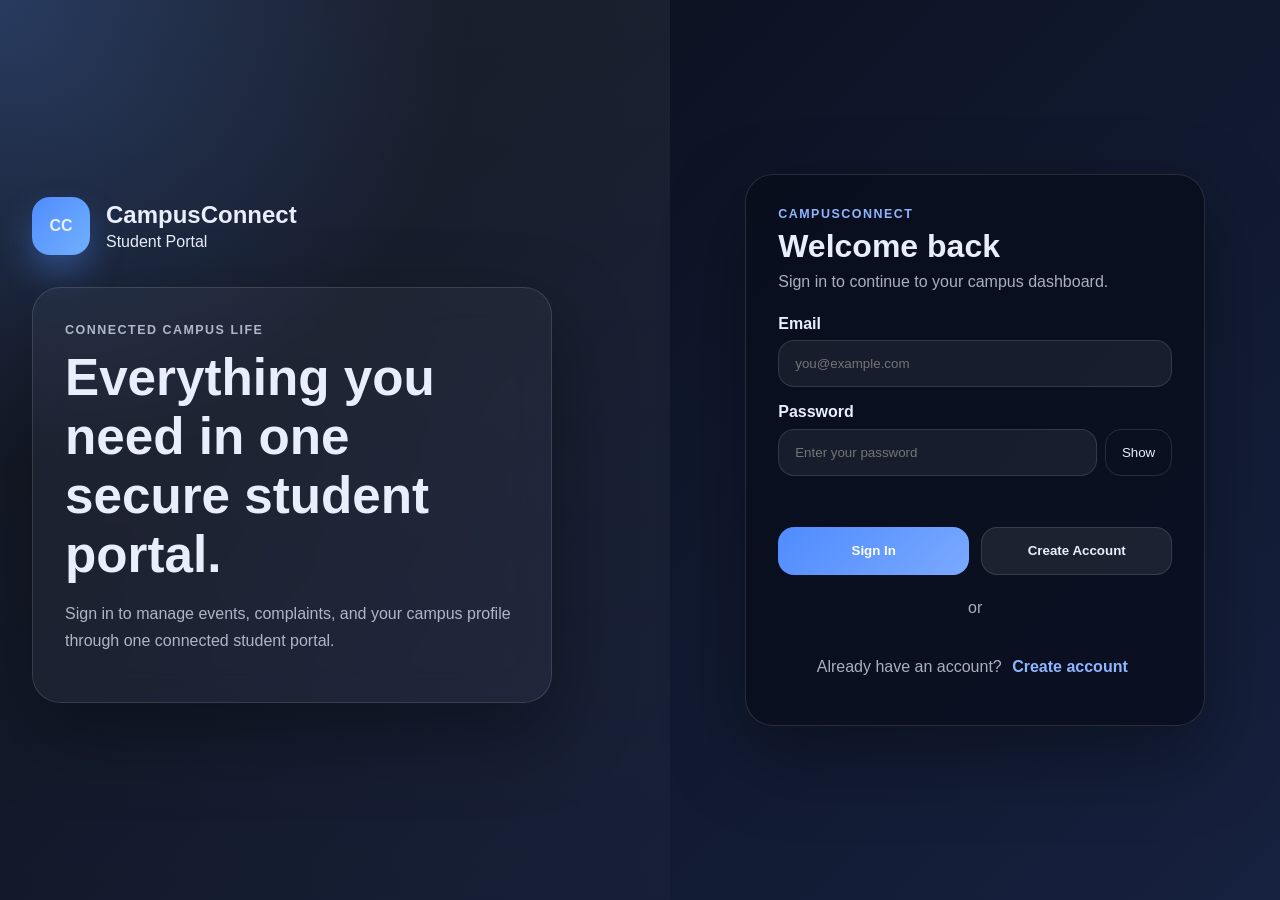
<file: index.html>
<!DOCTYPE html>
<html lang="en">
<head>
  <meta charset="UTF-8" />
  <meta name="viewport" content="width=device-width, initial-scale=1.0" />
  <title>CampusConnect | Sign In</title>
  <link rel="stylesheet" href="login.css" />
</head>
<body class="auth-page">
  <main class="auth-shell">
    <section class="auth-panel auth-panel--visual">
      <div class="brand-lockup brand-lockup--auth">
        <div class="brand__mark" aria-hidden="true">CC</div>
        <div>
          <h1 class="brand__name">CampusConnect</h1>
          <p class="brand__tagline">Student Portal</p>
        </div>
      </div>
      <div class="auth-copy">
        <p class="eyebrow">Connected campus life</p>
        <h2>Everything you need in one secure student portal.</h2>
        <p>Sign in to manage events, complaints, and your campus profile through one connected student portal.</p>
      </div>
    </section>

    <section class="auth-panel auth-panel--form">
      <div class="auth-card">
        <p class="eyebrow">CampusConnect</p>
        <h2>Welcome back</h2>
        <p class="auth-card__sub">Sign in to continue to your campus dashboard.</p>

        <form id="authForm" class="auth-form">
          <div class="auth-field">
            <label for="fullName">Full Name</label>
            <input id="fullName" type="text" placeholder="Your full name" autocomplete="name" />
          </div>
          <div class="auth-field">
            <label for="email">Email</label>
            <input id="email" type="email" placeholder="you@example.com" autocomplete="email" />
          </div>
          <div class="auth-field">
            <label for="password">Password</label>
            <div class="password-wrap">
              <input id="password" type="password" placeholder="Enter your password" autocomplete="current-password" />
              <button class="toggle-password" id="togglePassword" type="button">Show</button>
            </div>
          </div>
          <div class="auth-field">
            <label for="confirmPassword">Confirm Password</label>
            <input id="confirmPassword" type="password" placeholder="Confirm your password" autocomplete="new-password" />
          </div>
          <p class="auth-message" id="authMessage" aria-live="polite"></p>

          <div class="auth-actions">
            <button class="btn btn--primary" id="signInBtn" type="submit">Sign In</button>
            <button class="btn btn--secondary" id="createAccountBtn" type="button">Create Account</button>
          </div>

          <div class="auth-divider">or</div>
          <p class="auth-switch">
            Already have an account?
            <button class="link-button" id="switchModeBtn" type="button">Sign in</button>
          </p>
        </form>
      </div>
    </section>
  </main>

  <script src="script.js"></script>
</body>
</html>
</file>
<file: login.css>
:root {
  --bg: #0b1220;
  --panel: rgba(255, 255, 255, 0.06);
  --surface: #0f1729;
  --text: #e8eefc;
  --muted: rgba(232, 238, 252, 0.72);
  --primary: #4f8cff;
  --border: rgba(255, 255, 255, 0.12);
  --success: #39b37f;
  --danger: #ff6b6b;
  --shadow: 0 30px 80px rgba(0, 0, 0, 0.35);
  --radius: 28px;
  --font-base: "Segoe UI", Tahoma, Geneva, Verdana, sans-serif;
}

* { box-sizing: border-box; }
body.auth-page {
  margin: 0;
  min-height: 100vh;
  font-family: var(--font-base);
  color: var(--text);
  background:
    radial-gradient(circle at top left, rgba(79, 140, 255, 0.28), transparent 30%),
    linear-gradient(135deg, #070b14, #10182d 55%, #16213f);
}

.auth-shell {
  min-height: 100vh;
  display: grid;
  grid-template-columns: 1.1fr 1fr;
}

.auth-panel {
  display: flex;
  align-items: center;
  justify-content: center;
  padding: 2rem;
}

.auth-panel--visual {
  flex-direction: column;
  align-items: flex-start;
  gap: 2rem;
  background: linear-gradient(180deg, rgba(255,255,255,0.06), rgba(255,255,255,0.02));
}

.brand-lockup { display: flex; align-items: center; gap: 1rem; }
.brand-lockup--auth .brand__name, .brand-lockup--auth .brand__tagline { color: var(--text); }
.brand__mark {
  width: 58px;
  height: 58px;
  border-radius: 18px;
  display: grid;
  place-items: center;
  background: linear-gradient(135deg, #4f8cff, #73b2ff);
  font-weight: 800;
  box-shadow: 0 18px 32px rgba(79, 140, 255, 0.35);
}
.brand__name { margin: 0; font-size: 1.5rem; }
.brand__tagline { margin: 0.2rem 0 0; color: var(--muted); }

.auth-copy {
  max-width: 520px;
  padding: 2rem;
  border: 1px solid var(--border);
  border-radius: var(--radius);
  background: rgba(255, 255, 255, 0.04);
  backdrop-filter: blur(16px);
  box-shadow: var(--shadow);
}
.auth-copy h2 { margin: 0 0 1rem; font-size: clamp(2rem, 4vw, 3.5rem); }
.auth-copy p { color: var(--muted); line-height: 1.7; }

.auth-panel--form { align-items: center; }
.auth-card {
  width: min(100%, 460px);
  padding: 2rem;
  border-radius: var(--radius);
  background: rgba(8, 14, 28, 0.78);
  border: 1px solid var(--border);
  box-shadow: var(--shadow);
}
.auth-card h2 { margin: 0; font-size: 2rem; }
.auth-card__sub { color: var(--muted); margin: 0.5rem 0 1.5rem; }
.eyebrow {
  margin: 0 0 0.4rem;
  letter-spacing: 0.12em;
  text-transform: uppercase;
  color: #8fb5ff;
  font-size: 0.78rem;
  font-weight: 700;
}

.auth-form { display: grid; gap: 1rem; }
.auth-field { display: grid; gap: 0.45rem; }
.auth-field label { font-weight: 700; }
.auth-field input {
  width: 100%;
  padding: 0.95rem 1rem;
  border-radius: 16px;
  border: 1px solid var(--border);
  background: rgba(255, 255, 255, 0.06);
  color: var(--text);
  outline: none;
}
.password-wrap {
  display: flex;
  align-items: center;
  gap: 0.5rem;
}
.toggle-password {
  border: 1px solid var(--border);
  background: transparent;
  color: var(--text);
  padding: 0.95rem 1rem;
  border-radius: 16px;
  cursor: pointer;
}

.auth-message { min-height: 1.2em; margin: 0; }
.auth-message.is-error { color: var(--danger); }
.auth-message.is-success { color: var(--success); }

.auth-actions {
  display: grid;
  grid-template-columns: 1fr 1fr;
  gap: 0.75rem;
}
.btn {
  border: 0;
  border-radius: 16px;
  padding: 0.95rem 1rem;
  font-weight: 700;
  cursor: pointer;
  transition: transform 0.2s ease, opacity 0.2s ease;
}
.btn:hover { transform: translateY(-2px); }
.btn--primary {
  background: linear-gradient(135deg, var(--primary), #7aa9ff);
  color: #fff;
}
.btn--secondary {
  background: rgba(255, 255, 255, 0.08);
  color: var(--text);
  border: 1px solid var(--border);
}
.btn:disabled { opacity: 0.75; cursor: not-allowed; transform: none; }

.auth-divider {
  display: grid;
  place-items: center;
  color: var(--muted);
  margin: 0.5rem 0;
}
.auth-switch { text-align: center; color: var(--muted); }
.link-button {
  border: 0;
  background: transparent;
  color: #8fb5ff;
  cursor: pointer;
  font: inherit;
  font-weight: 700;
}

@media (max-width: 980px) {
  .auth-shell { grid-template-columns: 1fr; }
  .auth-panel--visual { display: none; }
}

@media (max-width: 640px) {
  .auth-panel { padding: 1rem; }
  .auth-card { padding: 1.25rem; }
  .auth-actions { grid-template-columns: 1fr; }
}
</file>
<file: style.css>
:root {
  --bg: #f3f6fb;
  --surface: #ffffff;
  --surface-alt: #f8fbff;
  --text: #102033;
  --muted: #66758b;
  --primary: #1f5eff;
  --primary-dark: #1647c4;
  --primary-soft: rgba(31, 94, 255, 0.12);
  --success: #1f8b5b;
  --warning: #b26a11;
  --danger: #c44141;
  --border: rgba(16, 32, 51, 0.1);
  --shadow: 0 18px 45px rgba(16, 32, 51, 0.08);
  --radius-lg: 24px;
  --radius-md: 18px;
  --radius-sm: 14px;
  --space-2: 0.75rem;
  --space-3: 1rem;
  --space-4: 1.25rem;
  --space-5: 1.5rem;
  --space-6: 2rem;
  --font-base: "Segoe UI", Tahoma, Geneva, Verdana, sans-serif;
}

* { box-sizing: border-box; }
html { scroll-behavior: smooth; }
body {
  margin: 0;
  font-family: var(--font-base);
  color: var(--text);
  background:
    radial-gradient(circle at top left, rgba(31, 94, 255, 0.12), transparent 32%),
    linear-gradient(180deg, #f8fbff 0%, var(--bg) 100%);
}
a { color: inherit; text-decoration: none; }
button, input, select, textarea { font: inherit; }

.app-shell { min-height: 100vh; display: flex; }

/* Desktop sidebar stays fixed while the content scrolls. */
.sidebar {
  position: fixed;
  inset: 0 auto 0 0;
  width: 270px;
  padding: var(--space-6) var(--space-5);
  background: rgba(10, 20, 38, 0.96);
  color: #fff;
  display: flex;
  flex-direction: column;
  gap: var(--space-6);
  border-right: 1px solid rgba(255, 255, 255, 0.08);
  z-index: 20;
}

.brand { display: flex; align-items: center; gap: var(--space-3); }
.brand__mark {
  width: 52px; height: 52px; border-radius: 16px; display: grid; place-items: center;
  background: linear-gradient(135deg, #2a6dff, #66a4ff);
  font-weight: 800; letter-spacing: 0.08em;
  box-shadow: 0 12px 24px rgba(42, 109, 255, 0.28);
}
.brand__name { margin: 0; font-size: 1.2rem; }
.brand__tagline, .sidebar__footer-label, .topbar__profile-label, .eyebrow, .stat-card__label, .stat-card__meta, .sidebar-nav__link {
  color: rgba(255, 255, 255, 0.72);
}
.sidebar-nav { display: grid; gap: 0.4rem; }
.sidebar-nav__link {
  padding: 0.95rem 1rem;
  border-radius: 14px;
  transition: background-color 0.2s ease, color 0.2s ease, transform 0.2s ease;
}
.sidebar-nav__link:hover, .sidebar-nav__link.active {
  background: rgba(255, 255, 255, 0.08);
  color: #fff;
  transform: translateX(4px);
}
.sidebar__footer {
  margin-top: auto;
  padding: var(--space-4);
  border-radius: var(--radius-md);
  background: rgba(255, 255, 255, 0.06);
}
.sidebar__footer-text { margin: 0.25rem 0 0; font-weight: 600; }

.main-area { margin-left: 270px; width: calc(100% - 270px); }

.topbar {
  position: sticky; top: 0; z-index: 10;
  display: flex; align-items: center; justify-content: space-between; gap: var(--space-4);
  padding: var(--space-5) var(--space-6);
  backdrop-filter: blur(14px);
  background: rgba(243, 246, 251, 0.78);
  border-bottom: 1px solid var(--border);
}
.topbar__welcome h2, .section-heading h2, .event-card h3, .announcement-item__title, .resource-card h3, .registered-item__title, .complaint-card__title { margin: 0; }
.eyebrow {
  margin: 0 0 0.35rem;
  color: var(--primary);
  text-transform: uppercase;
  letter-spacing: 0.12em;
  font-size: 0.78rem;
  font-weight: 700;
}
.topbar__welcome h2 { font-size: clamp(1.4rem, 2vw, 2rem); }
.topbar__date, .announcement-item__text, .resource-card p, .event-card__detail, .event-card__description, .registered-item__meta, .complaint-card__meta {
  margin: 0.3rem 0 0;
  color: var(--muted);
}
.topbar__profile {
  display: flex; align-items: center; gap: var(--space-3);
  padding: 0.7rem 1rem; border-radius: 999px;
  background: var(--surface); box-shadow: var(--shadow);
}
.avatar {
  width: 44px; height: 44px; border-radius: 50%;
  display: grid; place-items: center; font-weight: 700; color: #fff;
  background: linear-gradient(135deg, var(--primary), #67a0ff);
}
.topbar__profile-name { margin: 0.15rem 0 0; font-weight: 700; }
.menu-toggle {
  display: none; border: 0; background: var(--surface); border-radius: 14px;
  width: 48px; height: 48px; box-shadow: var(--shadow); padding: 0.8rem;
}
.menu-toggle span { display: block; height: 2px; background: var(--text); border-radius: 999px; margin: 4px 0; }

.top-shelf {
  display: flex;
  align-items: center;
  justify-content: space-between;
  gap: var(--space-4);
  padding: 1.1rem 1.25rem;
  margin: 1rem 1rem 0.85rem;
  border: 1px solid var(--border);
  border-radius: 24px;
  background: rgba(255, 255, 255, 0.82);
  backdrop-filter: blur(12px);
  box-shadow: var(--shadow);
}

.profile-actions {
  display: flex;
  align-items: center;
  gap: 0.85rem;
}

.profile-pill {
  display: flex;
  align-items: center;
  gap: 0.85rem;
  padding: 0.65rem 0.95rem;
  border-radius: 18px;
  background: var(--surface);
  border: 1px solid var(--border);
}

.profile-pill__label,
.hero-card__sub {
  margin: 0;
  color: var(--muted);
  font-size: 0.9rem;
}

.profile-pill__name {
  margin: 0.15rem 0 0;
  font-weight: 800;
}

.profile-pill__email {
  margin: 0.15rem 0 0;
  color: var(--muted);
  font-size: 0.75rem;
  max-width: 190px;
  overflow: hidden;
  text-overflow: ellipsis;
  white-space: nowrap;
}

.nav-shelf {
  position: sticky;
  top: 0.75rem;
  z-index: 15;
  display: flex;
  align-items: center;
  justify-content: space-between;
  gap: var(--space-4);
  padding: 0.9rem 1rem;
  margin: 0 1rem;
  border: 1px solid var(--border);
  border-radius: 22px;
  background: rgba(255, 255, 255, 0.92);
  backdrop-filter: blur(12px);
  box-shadow: var(--shadow);
}

.nav-shelf__links {
  display: flex;
  align-items: center;
  gap: 0.5rem;
  flex-wrap: wrap;
}

.nav-link {
  padding: 0.75rem 1rem;
  border-radius: 999px;
  color: var(--muted);
  font-weight: 700;
  transition: background-color 0.2s ease, color 0.2s ease, transform 0.2s ease;
}

.nav-link:hover,
.nav-link.active {
  background: var(--primary-soft);
  color: var(--primary-dark);
  transform: translateY(-1px);
}

.nav-shelf__menu {
  display: none;
  border: 1px solid var(--border);
  background: var(--surface);
  padding: 0.75rem 1rem;
  border-radius: 14px;
  cursor: pointer;
}

.mobile-nav {
  display: none;
  margin: 0.75rem 1rem 0;
  padding: 0.75rem;
  gap: 0.5rem;
  border: 1px solid var(--border);
  border-radius: 18px;
  background: var(--surface);
  box-shadow: var(--shadow);
}

.mobile-nav .nav-link {
  display: block;
}

.dashboard { padding: 0 var(--space-6) var(--space-6); }
.hero-card {
  margin: 1rem 0 0;
  padding: 2rem;
  border-radius: 28px;
  border: 1px solid var(--border);
  background:
    radial-gradient(circle at top right, rgba(31, 94, 255, 0.12), transparent 30%),
    linear-gradient(135deg, rgba(255, 255, 255, 0.95), rgba(246, 249, 255, 0.92));
  box-shadow: var(--shadow);
}
.hero-card h2 {
  margin: 0;
  font-size: clamp(1.8rem, 3vw, 2.6rem);
}
.hero-card__date {
  margin: 0.7rem 0 0;
  color: var(--muted);
}
.profile-grid {
  display: grid;
  grid-template-columns: repeat(2, minmax(0, 1fr));
  gap: var(--space-4);
  margin-top: var(--space-6);
}
.profile-panel {
  padding: var(--space-5);
  border: 1px solid var(--border);
  border-radius: var(--radius-lg);
  background: linear-gradient(180deg, #ffffff 0%, #f8fbff 100%);
  box-shadow: var(--shadow);
}
.profile-copy {
  margin: 0;
  color: var(--muted);
  line-height: 1.7;
}
.about-points {
  display: grid;
  gap: 0.85rem;
  margin-top: var(--space-4);
}
.about-point {
  display: grid;
  gap: 0.25rem;
  padding: 0.95rem 1rem;
  border-radius: 16px;
  background: var(--surface-alt);
  border: 1px solid var(--border);
}
.about-point__label,
.stack-card__title {
  font-size: 0.8rem;
  font-weight: 800;
  letter-spacing: 0.08em;
  text-transform: uppercase;
  color: var(--primary);
}
.about-point__value {
  color: var(--text);
  font-weight: 600;
}
.stack-grid {
  display: grid;
  grid-template-columns: repeat(3, minmax(0, 1fr));
  gap: 0.85rem;
}
.stack-card {
  padding: 1rem;
  border-radius: 18px;
  border: 1px solid var(--border);
  background: var(--surface);
}
.stack-card p {
  margin: 0.45rem 0 0;
  color: var(--muted);
  line-height: 1.6;
}
.stats-grid {
  display: grid; grid-template-columns: repeat(4, minmax(0, 1fr));
  gap: var(--space-4); margin-top: var(--space-6);
}
.stat-card, .panel, .event-card, .announcement-item, .resource-card, .registered-item, .complaint-card {
  background: var(--surface);
  border: 1px solid var(--border);
  border-radius: var(--radius-lg);
  box-shadow: var(--shadow);
}
.stat-card { padding: var(--space-5); transition: transform 0.2s ease, box-shadow 0.2s ease; }
.stat-card:hover, .event-card:hover, .announcement-item:hover, .resource-card:hover, .registered-item:hover, .complaint-card:hover { transform: translateY(-4px); }
.stat-card__label, .stat-card__meta { color: var(--muted); }
.stat-card__value { margin: 0.4rem 0; font-size: 2rem; }

.content-grid {
  display: grid;
  grid-template-columns: 1.8fr 1fr;
  gap: var(--space-4);
  margin-top: var(--space-6);
}
.panel { padding: var(--space-5); }
.panel--wide { grid-row: span 2; }
.section-heading {
  display: flex; justify-content: space-between; align-items: end;
  gap: var(--space-3); margin-bottom: var(--space-4);
}

.events-toolbar, .complaints-toolbar { display: grid; gap: var(--space-4); margin-bottom: var(--space-5); }
.search-box {
  display: flex; align-items: center; gap: 0.65rem;
  padding: 0.85rem 1rem;
  background: var(--surface-alt);
  border: 1px solid var(--border);
  border-radius: 16px;
}
.search-box input {
  width: 100%;
  border: 0;
  outline: none;
  background: transparent;
  color: var(--text);
}
.search-box__icon { color: var(--muted); font-size: 0.95rem; font-weight: 700; }
.filter-pills { display: flex; flex-wrap: wrap; gap: 0.6rem; }
.filter-pill {
  border: 1px solid var(--border);
  background: var(--surface);
  color: var(--text);
  padding: 0.68rem 1rem;
  border-radius: 999px;
  cursor: pointer;
  transition: transform 0.2s ease, background-color 0.2s ease, color 0.2s ease;
}
.filter-pill:hover, .filter-pill.is-active {
  background: var(--primary);
  color: #fff;
  transform: translateY(-2px);
}

.event-grid, .announcement-list, .quick-actions, .registered-list, .complaints-list {
  display: grid;
  gap: var(--space-4);
}
.event-grid { grid-template-columns: repeat(2, minmax(0, 1fr)); }
.event-card {
  padding: var(--space-5);
  transition: transform 0.2s ease, border-color 0.2s ease;
}
.event-card__badge, .event-card__status, .status-badge {
  display: inline-flex; align-items: center;
  padding: 0.35rem 0.8rem;
  border-radius: 999px;
  font-size: 0.8rem;
  font-weight: 700;
}
.event-card__badge { margin-bottom: var(--space-3); color: var(--primary); background: var(--primary-soft); }
.event-card__badge--green { color: var(--success); background: rgba(31, 139, 91, 0.12); }
.event-card__badge--amber { color: var(--warning); background: rgba(178, 106, 17, 0.12); }
.event-card__badge--blue { color: var(--primary); background: var(--primary-soft); }
.event-card__badge--pink { color: #ab4fd1; background: rgba(171, 79, 209, 0.12); }
.event-card__badge--teal { color: #127f8a; background: rgba(18, 127, 138, 0.12); }
.event-card__badge--red { color: var(--danger); background: rgba(196, 65, 65, 0.12); }
.event-card h3 { font-size: 1.1rem; margin-bottom: 0.55rem; }
.event-card__detail { color: var(--muted); margin: 0.2rem 0; }
.event-card__description { line-height: 1.6; margin: var(--space-3) 0 var(--space-4); }
.event-card__footer {
  display: flex; align-items: center; justify-content: space-between; gap: var(--space-3);
  margin-top: var(--space-4);
}
.event-card__seats { color: var(--text); font-weight: 700; }
.event-card__status--booked { color: var(--danger); background: rgba(196, 65, 65, 0.12); }
.event-card__status--open { color: var(--success); background: rgba(31, 139, 91, 0.12); }

.announcement-item { padding: var(--space-4); background: linear-gradient(180deg, #ffffff 0%, #f9fbff 100%); }
.announcement-item__title { font-weight: 700; margin-bottom: 0.3rem; }

.registered-item { padding: var(--space-4); }
.registered-item__top, .complaint-card__top {
  display: flex; align-items: flex-start; justify-content: space-between; gap: var(--space-3);
}
.registered-item__actions, .complaint-card__actions { display: flex; gap: 0.75rem; margin-top: var(--space-4); flex-wrap: wrap; }

.complaint-form {
  display: grid;
  gap: var(--space-4);
  margin-bottom: var(--space-5);
  padding: var(--space-5);
  border: 1px solid var(--border);
  border-radius: var(--radius-lg);
  background: linear-gradient(180deg, #ffffff 0%, #f9fbff 100%);
  box-shadow: var(--shadow);
}
.complaint-form__grid {
  display: grid;
  grid-template-columns: repeat(2, minmax(0, 1fr));
  gap: var(--space-4);
}
.form-field {
  display: grid;
  gap: 0.45rem;
}
.form-field--full { grid-column: 1 / -1; }
.form-field label {
  font-weight: 700;
  color: var(--text);
}
.form-field input, .form-field select, .form-field textarea {
  width: 100%;
  border: 1px solid var(--border);
  border-radius: 14px;
  padding: 0.9rem 1rem;
  background: var(--surface);
  color: var(--text);
  outline: none;
  transition: border-color 0.2s ease, box-shadow 0.2s ease;
}
.form-field input:focus, .form-field select:focus, .form-field textarea:focus, .search-box input:focus {
  border-color: rgba(31, 94, 255, 0.45);
  box-shadow: 0 0 0 4px rgba(31, 94, 255, 0.08);
}
.form-error {
  min-height: 1em;
  color: var(--danger);
  font-size: 0.82rem;
}
.complaint-form__actions { display: flex; justify-content: flex-start; }

.complaint-card {
  padding: var(--space-5);
  transition: transform 0.2s ease;
}
.complaint-card__title { font-size: 1.05rem; }
.complaint-card__meta strong { color: var(--text); }
.status-badge--pending { color: var(--warning); background: rgba(178, 106, 17, 0.12); }
.status-badge--progress { color: var(--primary); background: var(--primary-soft); }
.status-badge--resolved { color: var(--success); background: rgba(31, 139, 91, 0.12); }
.empty-state {
  padding: var(--space-5);
  border: 1px dashed var(--border);
  border-radius: var(--radius-lg);
  background: rgba(255, 255, 255, 0.7);
  color: var(--muted);
}

.quick-actions { grid-template-columns: 1fr; margin-bottom: var(--space-4); }
.btn {
  border: 0; border-radius: 14px; padding: 0.95rem 1.1rem;
  font-weight: 700; cursor: pointer;
  transition: transform 0.2s ease, background-color 0.2s ease, color 0.2s ease, box-shadow 0.2s ease;
}
.btn:hover { transform: translateY(-2px); }
.btn--primary {
  color: #fff;
  background: linear-gradient(135deg, var(--primary), #6d9dff);
  box-shadow: 0 12px 24px rgba(31, 94, 255, 0.22);
}
.btn--secondary {
  color: var(--text); background: var(--surface-alt); border: 1px solid var(--border);
}
.btn--ghost {
  background: transparent;
  border: 1px solid var(--border);
  color: var(--text);
}
.btn:disabled { cursor: not-allowed; opacity: 0.75; transform: none; }

.resource-card {
  padding: var(--space-5);
  background: linear-gradient(135deg, rgba(31, 94, 255, 0.08), rgba(255, 255, 255, 1));
}

.feedback-bar {
  position: fixed;
  left: calc(270px + 1.25rem);
  right: 1.25rem;
  bottom: 1.25rem;
  display: grid;
  gap: 0.75rem;
  pointer-events: none;
  z-index: 30;
}
.feedback-message {
  justify-self: end;
  padding: 0.9rem 1rem;
  border-radius: 16px;
  color: #fff;
  box-shadow: var(--shadow);
  opacity: 0;
  transform: translateY(12px);
  animation: toast-in 0.25s ease forwards;
}
.feedback-message--success { background: #1f8b5b; }
.feedback-message--warning { background: #b26a11; }
.feedback-message--danger { background: #c44141; }

.modal {
  position: fixed;
  inset: 0;
  display: none;
  align-items: center;
  justify-content: center;
  padding: 1rem;
  z-index: 50;
}
.modal.is-open { display: flex; }
.modal__backdrop {
  position: absolute;
  inset: 0;
  background: rgba(10, 20, 38, 0.56);
}
.modal__panel {
  position: relative;
  z-index: 1;
  width: min(640px, 100%);
  max-height: 85vh;
  overflow: auto;
  padding: var(--space-6);
  border-radius: 24px;
  background: var(--surface);
  box-shadow: 0 30px 80px rgba(10, 20, 38, 0.28);
}
.modal__close {
  position: absolute;
  top: 1rem;
  right: 1rem;
  width: 40px;
  height: 40px;
  border: 0;
  border-radius: 50%;
  background: var(--surface-alt);
  font-size: 1.5rem;
  cursor: pointer;
}
.modal__content {
  display: grid;
  gap: 0.75rem;
  margin-top: var(--space-4);
}
.modal__row strong { display: inline-block; min-width: 120px; }

.ticket {
  display: grid;
  justify-items: center;
  gap: 0.7rem;
  text-align: center;
}
.ticket h2 { margin: 0; text-transform: uppercase; letter-spacing: 0.08em; }
.ticket__event { margin: 0; font-size: 1.25rem; font-weight: 800; color: var(--primary); }
.ticket__qr { display: grid; place-items: center; min-width: 240px; min-height: 240px; margin: 0.75rem 0; padding: 0.6rem; border: 1px dashed var(--border); border-radius: 18px; background: #fff; }
.ticket__qr img { display: block; max-width: 100%; }
.ticket__qr-fallback { padding: 1rem; color: var(--danger); line-height: 1.6; }
.ticket__details { width: min(100%, 480px); padding-top: 0.8rem; border-top: 1px dashed var(--border); text-align: left; }
.ticket__details p { margin: 0.55rem 0; }
.event-card__status--checked-in { color: var(--success); background: rgba(31, 139, 91, 0.12); }

@keyframes toast-in {
  to { opacity: 1; transform: translateY(0); }
}

@media (max-width: 1200px) {
  .profile-grid { grid-template-columns: 1fr; }
  .stack-grid { grid-template-columns: repeat(2, minmax(0, 1fr)); }
  .stats-grid { grid-template-columns: repeat(2, minmax(0, 1fr)); }
  .content-grid { grid-template-columns: 1fr; }
  .panel--wide { grid-row: auto; }
  .event-grid { grid-template-columns: repeat(2, minmax(0, 1fr)); }
  .feedback-bar { left: 1.25rem; }
}

@media (max-width: 900px) {
  .main-area { margin-left: 0; width: 100%; }
  .top-shelf,
  .nav-shelf {
    margin-inline: 0.75rem;
  }
  .top-shelf {
    flex-wrap: wrap;
  }
  .profile-actions {
    width: 100%;
    justify-content: space-between;
  }
  .nav-shelf__links {
    display: none;
  }
  .nav-shelf__menu {
    display: inline-flex;
  }
  .mobile-nav.is-open {
    display: grid;
  }
  .feedback-bar { left: 1rem; right: 1rem; }
}

@media (max-width: 640px) {
  .dashboard { padding-inline: var(--space-4); }
  .stack-grid { grid-template-columns: 1fr; }
  .stats-grid, .event-grid { grid-template-columns: 1fr; }
  .section-heading { flex-direction: column; align-items: flex-start; }
  .filter-pills { display: grid; grid-template-columns: repeat(2, minmax(0, 1fr)); }
  .event-card__footer, .registered-item__top, .complaint-card__top { flex-direction: column; align-items: flex-start; }
  .registered-item__actions, .complaint-card__actions { width: 100%; }
  .registered-item__actions .btn, .complaint-card__actions .btn { width: 100%; }
  .complaint-form__grid { grid-template-columns: 1fr; }
}
</file>
<file: admin.css>
:root {
  --admin-bg: #eef3f8;
  --admin-panel: #ffffff;
  --admin-ink: #102033;
  --admin-muted: #627188;
}

body.admin-page {
  background:
    radial-gradient(circle at top left, rgba(31, 94, 255, 0.12), transparent 28%),
    linear-gradient(180deg, #f7fbff 0%, var(--admin-bg) 100%);
}

.admin-shell {
  padding: 1rem 1rem 2rem;
}

.admin-topbar {
  display: flex;
  align-items: center;
  justify-content: space-between;
  gap: 1rem;
  padding: 1.1rem 1.25rem;
  border: 1px solid rgba(16, 32, 51, 0.1);
  border-radius: 24px;
  background: rgba(255, 255, 255, 0.84);
  backdrop-filter: blur(12px);
  box-shadow: 0 18px 45px rgba(16, 32, 51, 0.08);
}

.admin-topbar__actions {
  display: flex;
  align-items: center;
  gap: 0.75rem;
  flex-wrap: wrap;
}

.admin-menu-btn {
  display: none;
}

.profile-pill--admin {
  min-width: 0;
}

.admin-nav {
  margin-top: 0.85rem;
}

.admin-hero {
  margin-top: 0.85rem;
}

.admin-panels {
  display: grid;
  gap: 1rem;
  margin-top: 1rem;
}

.admin-panel {
  overflow: hidden;
}

.admin-table-wrap {
  overflow-x: auto;
}

.admin-table {
  width: 100%;
  border-collapse: collapse;
  min-width: 900px;
}

.admin-table th,
.admin-table td {
  padding: 0.9rem 0.85rem;
  text-align: left;
  vertical-align: top;
  border-bottom: 1px solid rgba(16, 32, 51, 0.08);
}

.admin-table th {
  font-size: 0.82rem;
  text-transform: uppercase;
  letter-spacing: 0.08em;
  color: var(--admin-muted);
}

.table-actions,
.modal-actions {
  display: flex;
  gap: 0.55rem;
  flex-wrap: wrap;
}

.admin-form {
  margin-top: 1rem;
  display: grid;
  gap: 1rem;
}

.admin-form__grid {
  display: grid;
  grid-template-columns: repeat(2, minmax(0, 1fr));
  gap: 1rem;
}

.admin-form .form-field {
  display: grid;
  gap: 0.45rem;
}

.admin-form .form-field span {
  font-weight: 700;
}

.admin-form input,
.admin-form select,
.admin-form textarea {
  width: 100%;
  border: 1px solid rgba(16, 32, 51, 0.12);
  border-radius: 14px;
  padding: 0.9rem 1rem;
  background: #fff;
}

.admin-form .form-field--full {
  grid-column: 1 / -1;
}

.admin-modal {
  width: min(920px, 100%);
}

.checkin-modal { width: min(1100px, 100%); }
.checkin-header { padding-right: 2rem; }
.checkin-header h2 { margin: 0.2rem 0 0; }
.checkin-stats { display: grid; grid-template-columns: repeat(4, minmax(0, 1fr)); gap: 0.75rem; margin-top: 1rem; }
.checkin-stats span { padding: 0.85rem; border-radius: 14px; background: var(--surface-alt); color: var(--admin-muted); }
.checkin-stats strong { display: block; margin-top: 0.2rem; color: var(--admin-ink); font-size: 1.25rem; }
.scanner-panel { display: grid; gap: 0.85rem; margin-top: 1.25rem; padding: 1rem; border: 1px solid rgba(16, 32, 51, 0.1); border-radius: 20px; background: linear-gradient(135deg, #f7fbff, #eef3f8); }
.scanner-preview { position: relative; display: grid; min-height: 250px; place-items: center; overflow: hidden; border-radius: 16px; background: #162335; color: #fff; }
.scanner-preview video { width: 100%; max-height: 360px; object-fit: cover; }
.scanner-placeholder { padding: 1rem; text-align: center; }
.scanner-actions { display: flex; gap: 0.65rem; flex-wrap: wrap; }
.ticket-code-form { display: grid; gap: 0.45rem; }
.ticket-code-form label { font-weight: 700; }
.ticket-code-form > div { display: flex; gap: 0.65rem; }
.ticket-code-form input { flex: 1; min-width: 0; border: 1px solid rgba(16, 32, 51, 0.12); border-radius: 14px; padding: 0.9rem 1rem; }
.scanner-help { margin: 0; color: var(--admin-muted); font-size: 0.9rem; }
.checkin-result { min-height: 1.5rem; padding: 0.9rem; border-radius: 14px; line-height: 1.55; }
.checkin-result:empty { display: none; }
.checkin-result.is-success { color: #125c3d; background: rgba(31, 139, 91, 0.12); }
.checkin-result.is-warning { color: #7a4a0b; background: rgba(178, 106, 17, 0.14); }
.checkin-result.is-error { color: #8f2929; background: rgba(196, 65, 65, 0.12); }
.attendee-section { margin-top: 1.25rem; }
.attendee-filters { margin: 0.8rem 0; }
.status-badge--checked { color: var(--success); background: rgba(31, 139, 91, 0.12); }

@media (max-width: 900px) {
  .admin-menu-btn {
    display: inline-flex;
  }

  .admin-topbar {
    flex-wrap: wrap;
  }

  .admin-topbar__actions {
    width: 100%;
    justify-content: space-between;
  }

  .admin-form__grid {
    grid-template-columns: 1fr;
  }

  .checkin-stats { grid-template-columns: repeat(2, minmax(0, 1fr)); }
}

@media (max-width: 640px) {
  .admin-shell {
    padding-inline: 0.75rem;
  }

  .admin-topbar,
  .nav-shelf,
  .mobile-nav {
    margin-inline: 0;
  }

  .modal-actions,
  .table-actions {
    width: 100%;
  }

  .modal-actions .btn,
  .table-actions .btn {
    width: 100%;
  }

  .checkin-stats { grid-template-columns: 1fr; }
  .ticket-code-form > div { flex-direction: column; }
  .ticket-code-form .btn { width: 100%; }
}
</file>
